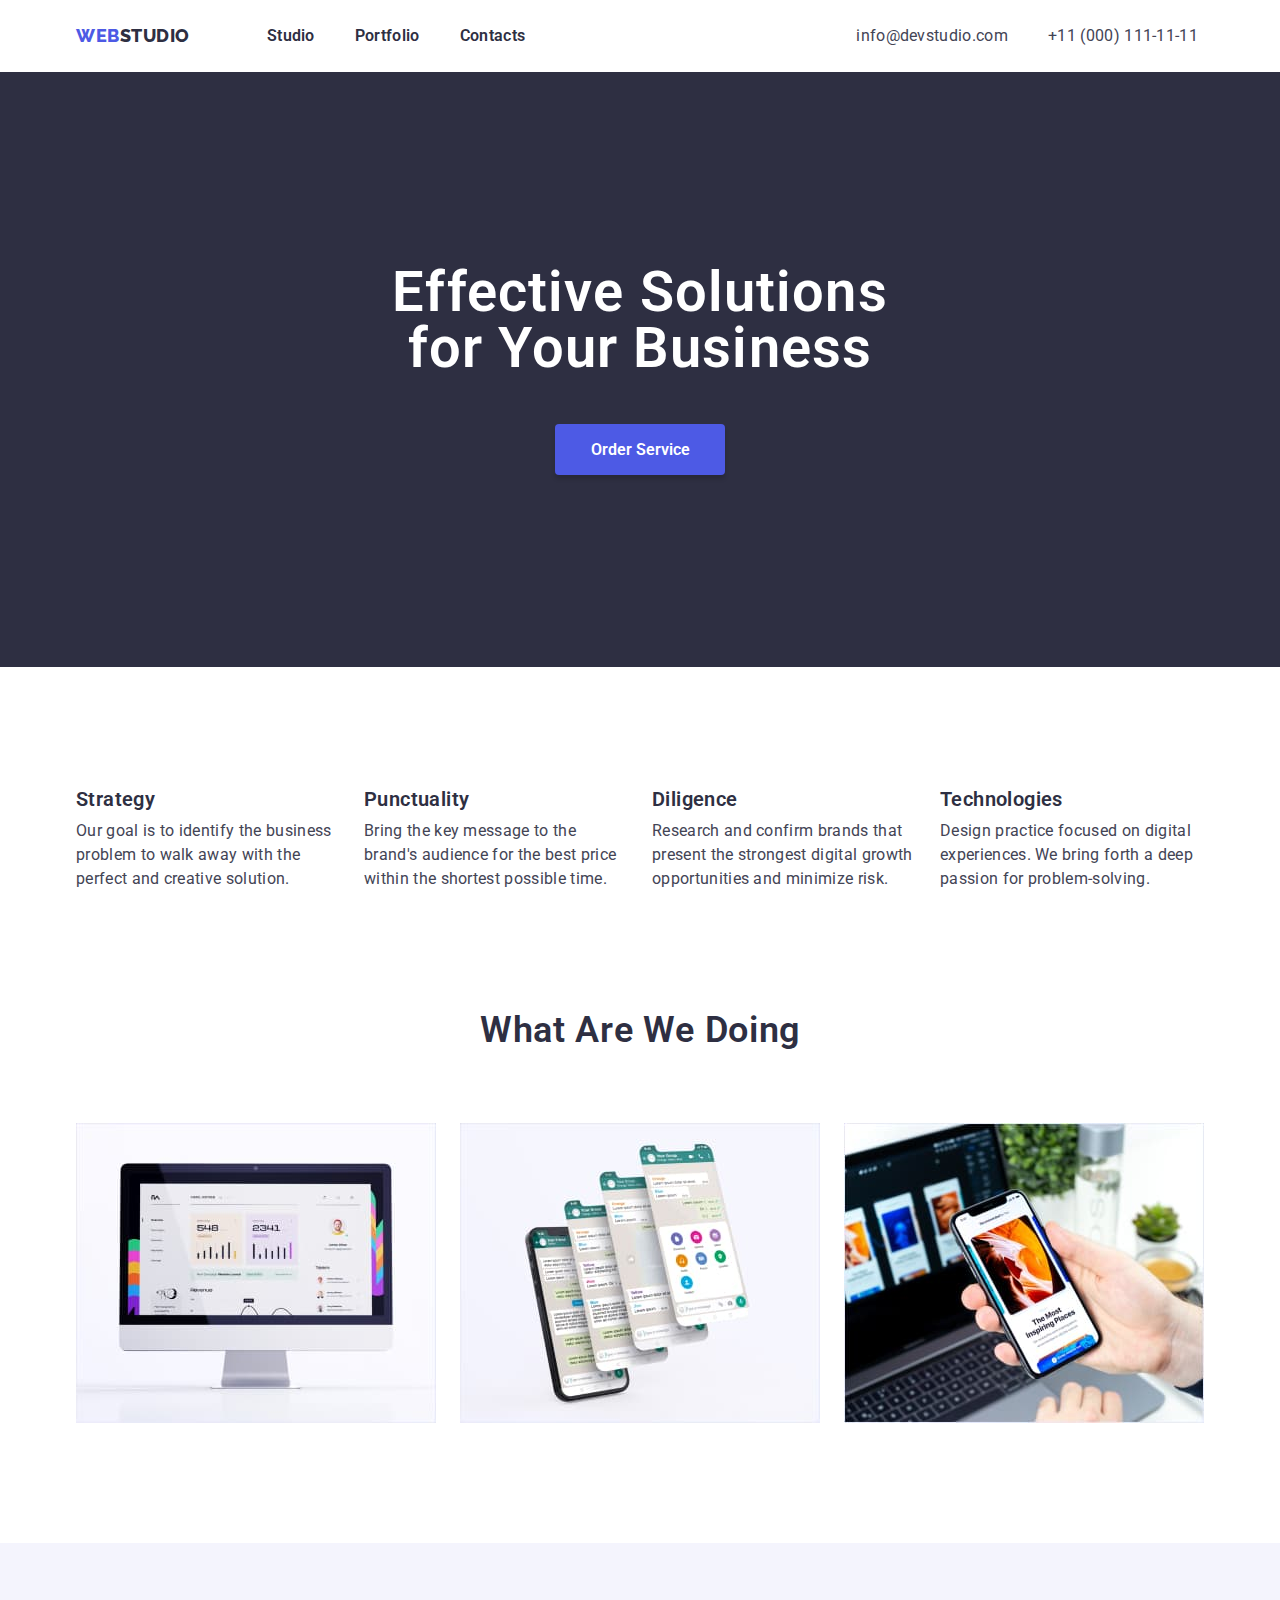
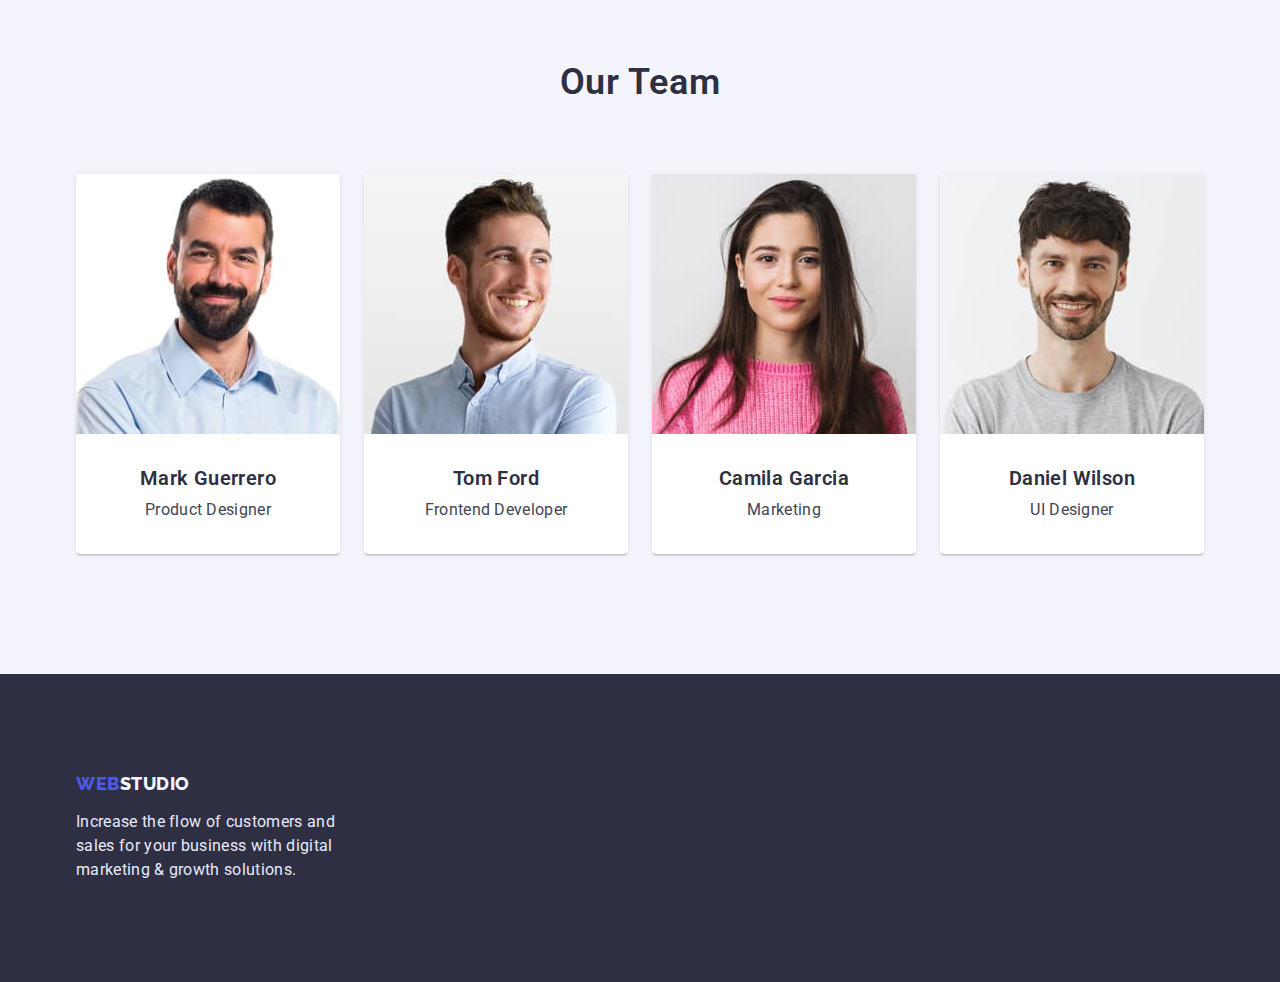
<file: index.html>
<!DOCTYPE html>
<html lang="en">
<head>
    <meta charset="UTF-8">
    <meta http-equiv="X-UA-Compatible" content="IE=edge">
    <meta name="viewport" content="width=
    , initial-scale=1.0">
    <link rel="preconnect" href="https://fonts.googleapis.com">
    <link rel="preconnect" href="https://fonts.gstatic.com" crossorigin>
    <link href="https://fonts.googleapis.com/css2?family=Raleway:wght@700&family=Roboto:wght@400;500;700;900&display=swap" rel="stylesheet">
    <link rel="stylesheet" href="https://cdnjs.cloudflare.com/ajax/libs/modern-normalize/1.0.0/modern-normalize.min.css"/>
    <link rel="stylesheet" href="./css/styles.css">
    <title>Студія</title>
    
</head>
<body>
    
    <header class="header">
        <div class="container header-container">
            <nav class="nav-buttons">            
                <a class="sitelink" href="./index.html"> <span class="sitelink2">web</span>studio</a>
                <ul class="header-buttons">
                    <li class="header-list-item"> <a class="headerlink" href="./index.html">Studio</a></li>
                    <li class="header-list-item"> <a  class="headerlink" href="./portfolio.html">Portfolio</a></li>
                    <li class="header-list-item"> <a class="headerlink" href="">Contacts</a></li>
                </ul>
            </nav>
            <ul class="contacts">
                <li><a class="contactlink" href="mailto:info@devstudio.com">info@devstudio.com</a></li>
                <li><a class="contactlink" href="tel:+110001111111">+11 (000) 111-11-11</a></li>
            </ul>
        </div>
    </header>    
    <main>
        <section class="section-hero">
            <div class="container container-hero">
                <h1 class="maintitle">Effective Solutions for Your Business </h1>
                <button class="midbutton" type="button">Order Service</button>
            </div>  
        </section>                     
    
        <section class="section">
             <div class="container">
                <ul class="info-table">
                    <li class="info-item">
                        <h3 class="info-item-title">Strategy</h3>
                        <p class="info-item-text">Our goal is to identify the business
                        problem to walk away with the perfect and creative solution. </p>
                    </li>
                    <li class="info-item">
                        <h3 class="info-item-title">Punctuality</h3>
                        <p class="info-item-text">Bring the key message to the brand's audience for the best price within the shortest possible time.</p>
                    </li>
                    
                    <li class="info-item">
                        <h3 class="info-item-title">Diligence</h3>
                        <p class="info-item-text">Research and confirm brands that present the strongest digital growth opportunities and minimize risk.</p>
                    </li>
                    <li class="info-item">
                        <h3 class="info-item-title">Technologies</h3>
                        <p class="info-item-text">Design practice focused on digital experiences. We bring forth a deep passion for problem-solving.</p>
                    </li>
                </ul>
             </div>
        </section>

        <section class="section-img">
            <div class="container">
                <h2 class="imgtitle">What are we doing</h2>
                <ul class="table-img" >
                    <li class="work-img"><img src="./images/monitor.jpg" alt="monitor" width="360"></li>
                    <li class="work-img"><img src="./images/mobile.jpg" alt="telephone with program" width="360"></li>
                    <li class="work-img"><img src="./images/mobilehand.jpg" alt="telephone in hand" width="360"></li>
                </ul>
            </div>
        </section>
    

        <section class="section-team">
            <div class="container team">
                <h2 class="teamtitle"> Our Team</h2>
                <ul class="team-list">
                    <li class="teambg"><img src="./images/img2.jpg" alt="photo a man" width="264">
                        <h3 class="teamname">Mark Guerrero</h3>
                        <p class="teamprofession">Product Designer</p></li>
                    <li class="teambg"><img src="./images/img1.jpg" alt="photo a man" width="264">
                        <h3 class="teamname">Tom Ford</h3>
                        <p class="teamprofession">Frontend Developer</p></li>
                    <li class="teambg"><img src="./images/img3.jpg" alt="photo a woman" width="264">
                        <h3 class="teamname">Camila Garcia</h3>
                        <p class="teamprofession">Marketing</p></li>
                    <li class="teambg"><img src="./images/img4.jpg" alt="photo a man" width="264">
                        <h3 class="teamname">Daniel Wilson</h3>
                        <p class="teamprofession">UI Designer</p></li>
                </ul>
            </div>
        </section>
    </main>

    
    <footer class="footer">
        <div class="container container-footer">
            <a class="sitelinkfooter" href="./index.html"> <span class="sitelinkfooterweb">WEB</span>STUDIO</a>
            <p class="footertext">Increase the flow of customers and sales for your business with digital marketing & growth solutions.</p>
        </div>
    </footer>    
</body>
</html>
</file>
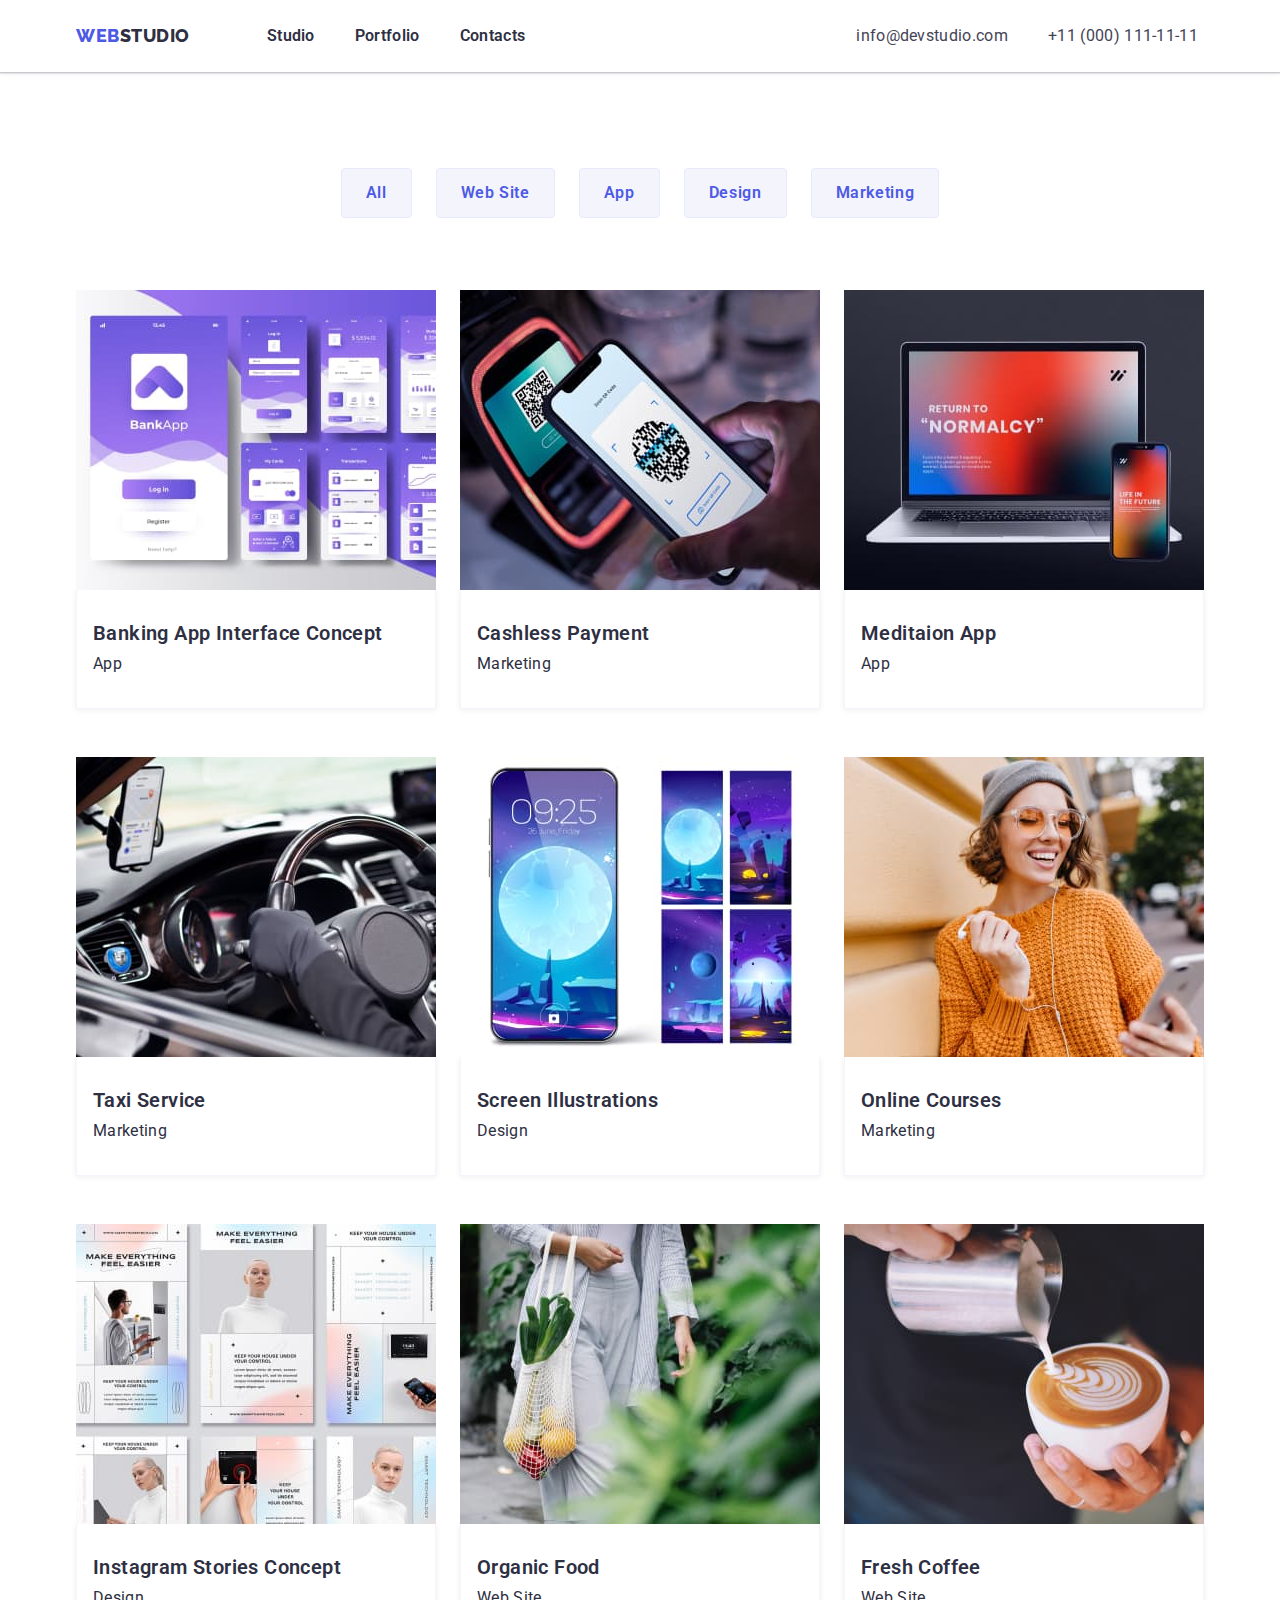
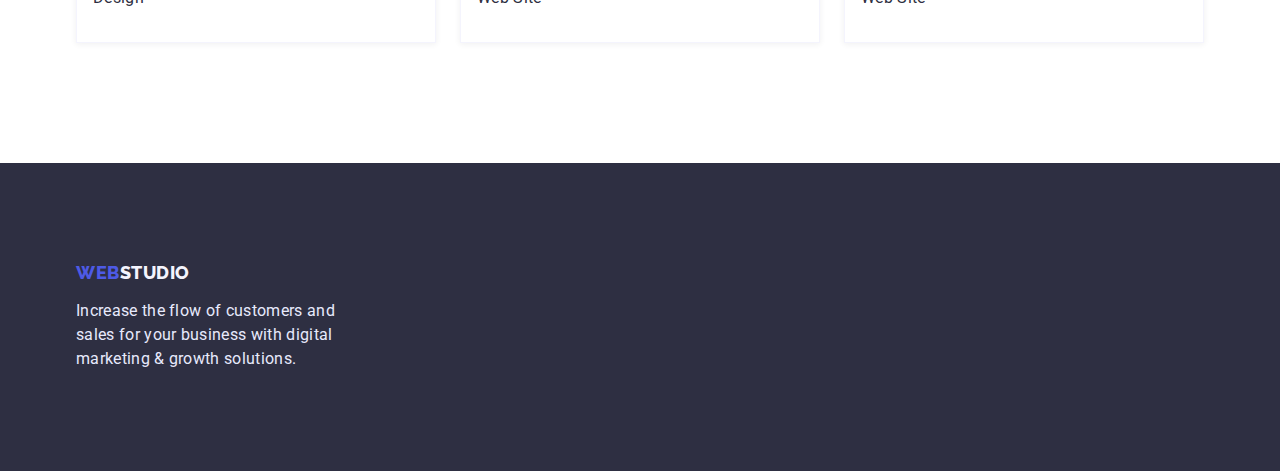
<file: portfolio.html>
<!DOCTYPE html>
<html lang="en">
<head>
    <meta charset="UTF-8">
    <meta http-equiv="X-UA-Compatible" content="IE=edge">
    <meta name="viewport" content="width=
    , initial-scale=1.0">
    <link rel="preconnect" href="https://fonts.googleapis.com">
    <link rel="preconnect" href="https://fonts.gstatic.com" crossorigin>
    <link rel="stylesheet" href="https://cdnjs.cloudflare.com/ajax/libs/modern-normalize/1.0.0/modern-normalize.min.css"/>
    <link href="https://fonts.googleapis.com/css2?family=Raleway:wght@700&family=Roboto:wght@400;500;700;900&display=swap" rel="stylesheet">
    <link rel="stylesheet" href="./css/styles.css">    
    <title>Портфоліо</title>
    
</head>
<body>
    <header class="header">
        <div class="container header-container">
            <nav class="nav-buttons">            
                <a class="sitelink" href="./index.html"> <span class="sitelink2">web</span>studio</a>
                <ul class="header-buttons">
                    <li class="header-list-item"> <a class="headerlink" href="./index.html">Studio</a></li>
                    <li class="header-list-item"> <a  class="headerlink" href="./portfolio.html">Portfolio</a></li>
                    <li class="header-list-item"> <a class="headerlink" href="">Contacts</a></li>
                </ul>
            </nav>
            <ul class="contacts">
                <li><a class="contactlink" href="mailto:info@devstudio.com">info@devstudio.com</a></li>
                <li><a class="contactlink" href="tel:+110001111111">+11 (000) 111-11-11</a></li>
            </ul>
        </div>
    </header>     
    <main>
        <section class="section-portfolio">
            <div class="container">
                <ul class="buttons-list">
                    <li><button class="buttonnavigations all" type="button">All</button> </li>
                    <li><button class="buttonnavigations web" type="button">Web Site</button></li>
                    <li><button class="buttonnavigations app" type="button">App</button></li>
                    <li><button class="buttonnavigations design" type="button">Design</button></li>
                    <li><button class="buttonnavigations marketing" type="button">Marketing</button></li>
                </ul>
                <ul class="workshop-list">
                    <li class="workshop-item"> <a href="">
                        <img src="./images/img5.jpg" alt="page of site" width="360">
                        <div class="workshop-text-container">
                            <h3 class="studiotitle">Banking App Interface Concept</h3>
                            <p class="studiotext">App</p>
                        </div>
                        </a>
                    </li>
                    <li class="workshop-item">
                        <a href="">
                            <img src="./images/img6.jpg" alt="purple background" width="360" >
                            <div class="workshop-text-container">
                                <h3 class="studiotitle">Cashless Payment</h3>
                                <p class="studiotext">Marketing</p>
                            </div>
                        </a>
                    </li>
                    <li class="workshop-item">
                        <a href="">
                            <img src="./images/img7.jpg" alt="notebook with telephone" width="360">
                            <div class="workshop-text-container">
                                <h3 class="studiotitle">Meditaion App</h3>
                                <p class="studiotext">App</p>
                            </div>
                        </a>
                    </li>
                    <li class="workshop-item">
                        <a href="">
                            <img src="./images/img8.jpg" alt="car steering wheel" width="360">
                            <div class="workshop-text-container">
                                <h3 class="studiotitle">Taxi Service</h3>
                                <p class="studiotext">Marketing</p>
                            </div>
                        </a>
                    </li>
                    <li class="workshop-item">
                        <a href="">
                            <img src="./images/img9.jpg" alt="telephone" width="360">
                            <div class="workshop-text-container">
                                <h3 class="studiotitle">Screen Illustrations</h3>
                                <p class="studiotext">Design</p>
                            </div>
                        </a>
                    </li>
                    <li class="workshop-item">
                        <a href="">
                            <img src="./images/img10.jpg" alt="girl with haedphones" width="360">
                            <div class="workshop-text-container">
                                <h3 class="studiotitle">Online Courses</h3>
                                <p class="studiotext">Marketing</p>
                            </div>
                        </a>
                    </li>
                    <li class="workshop-item">
                        <a href="">
                            <img src="./images/img11.jpg" alt="page of site " width="360">
                            <div class="workshop-text-container">
                                <h3 class="studiotitle">Instagram Stories Concept</h3>
                                <p class="studiotext">Design</p>
                            </div>
                        </a>
                    </li>
                    <li class="workshop-item">
                        <a href="">
                            <img src="./images/img12.jpg" alt="girl with fruits" width="360">
                            <div class="workshop-text-container" >
                                <h3 class="studiotitle">Organic Food</h3>
                                <p class="studiotext">Web Site</p>
                            </div>
                        </a>
                    </li>
                    <li class="workshop-item">
                        <a href="">
                            <img src="./images/img13.jpg" alt="coffe" width="360">
                            <div class="workshop-text-container">
                                <h3 class="studiotitle">Fresh Coffee</h3>
                                <p class="studiotext">Web Site</p>
                            </div>
                        </a>
                    </li>
                </ul>
            </div>
        </section>
    </main>

    
    <footer class="footer">
        <div class="container container-footer">
            <a class="sitelinkfooter" href="./index.html"> <span class="sitelinkfooterweb">WEB</span>STUDIO</a>
            <p class="footertext">Increase the flow of customers and sales for your business with digital marketing & growth solutions.</p>
        </div>
    </footer> 
   
</body>
</html>
</file>
<file: css/styles.css>
body {
    font-family: 'Raleway', sans-serif;
    font-family: 'Roboto', sans-serif;
    color: var(--slate);
}
:root {
    --iris:#4D5AE5;
    --navy-blue:#2E2F42;
    --green:#31D0AA;
    --slate:#434455;
    --light-slate:#8E8F99;
    --cornflower:#E7E9FC;
    --cloud:#F4F4FD;
}
p,
h1,
h2,
h3,
h4,
h5,
h6{
    margin:0
}
ul{
    list-style: none;
    margin: 0;
    padding: 0;
}
.container {
    width: 1158px;
    margin: 0 auto;
    padding-left: 15px;
    padding-right: 15px;
}
img{
    display: block;
}
.header {
    background: #FFFFFF;
    box-shadow: 0px 2px 1px rgba(46, 47, 66, 0.08), 0px 1px 1px rgba(46, 47, 66, 0.16), 0px 1px 6px rgba(46, 47, 66, 0.08);
}

.header-container {
    display: flex;
}

.nav-buttons {
    display: flex;
}

.sitelink {
    
    font-family: 'Raleway';
    font-style: normal;
    font-weight: 800;
    font-size: 18px;
    line-height: 1.3;
    display: flex;
    align-items: center;
    letter-spacing: 0.03em;
    text-transform: uppercase;
    color: var(--navy-blue);
    text-decoration: none;

}
.sitelink2 {
    font-family: 'Raleway';
    font-style: normal;
    font-weight: 800;
    font-size: 18px;
    line-height: 1.3;   
    display: flex;
    
    letter-spacing: 0.03em;
    text-transform: uppercase;
    color: var(--iris);
    text-decoration: none;
}
.header-buttons {
    display: flex;
    margin-left: 77px;
    gap: 40px;
    
}



.headerlink {
    display: block;
    padding-bottom: 24px;
    padding-top: 24px;
    font-weight: 600;
    font-size: 16px;
    line-height: 1.5;
    color: var(--navy-blue);
    letter-spacing: 0.02em;
    text-decoration: none;
}
.headerlink:hover, .headerlink:focus {
    font-weight: 600;
    font-size: 16px;
    line-height: 1.5;
    color: var(--slate);
    
}
.contacts {
    display: flex;
    align-items: center;
    margin-left: 331px;
    gap: 40px;
    
}
.contactlink {
    
    font-weight: 400;
    font-size: 16px;
    line-height: 1.5;
    color: var(--slate);
    letter-spacing: 0.02em;
    text-decoration: none;
}
.contactlink:hover, .contactlink:focus {
    font-weight: 400;
    font-size: 16px;
    line-height: 1.5;
    letter-spacing: 0.02em;
    color: var(--iris);
}
.section-hero {
    background: var(--navy-blue);
    padding-top: 192px;
    padding-bottom: 192px;
}
.container-hero {  
    display: flex;
    flex-direction: column;
    align-items: center;
}
.maintitle {
    width: 500px;
    margin-bottom: 48px;
    font-weight: 600;
    font-size: 56px;
    line-height: 1;
    text-align: center;
    letter-spacing: 0.02em;
    color: #FFFFFF;
}
.midbutton {
    
    align-items: center;
    font-family: 'Roboto';
    width: 170px;
    height: 51px;
    left: 20px;
    top: 20px;
    background: var(--iris);
    box-shadow: 0px 4px 4px rgba(0, 0, 0, 0.15);
    border-radius: 4px;
    font-weight: 600;
    font-size: 16px;
    line-height: 1.1;
    color: #FFFFFF;
    cursor: pointer;
    border-color: transparent;
}
.midbutton:hover, .midbutton:focus {
    background: var(--iris);
    box-shadow: 0px 1px 6px rgba(46, 47, 66, 0.08), 0px 1px 1px rgba(46, 47, 66, 0.16), 0px 2px 1px rgba(46, 47, 66, 0.08);
    cursor: pointer;
    background: #404BBF;
}
.section {
    padding-top: 120px;   
}
.info-table {
    display: flex;
    gap: 24px;   
}
.info-item {
    width: 264px;
}
.info-item-title {
    margin-bottom: 8px;
    font-weight: 600;
    font-size: 20px;
    line-height: 1.2;
    letter-spacing: 0.02em;
    color: var(--navy-blue);
}
.info-item-text {
    font-weight: 400;
    font-size: 16px;
    line-height: 1.5;
    letter-spacing: 0.02em;
    color: var(--slate);
}

.imgtitle {
    font-weight: 600;
    font-size: 36px;
    line-height: 1.1;
    text-align: center;
    letter-spacing: 0.02em;
    text-transform: capitalize;
    color: var(--navy-blue);
    text-decoration: none;
}
.section-img {
    padding-top: 120px;
    padding-bottom: 120px;
}
.table-img {
    margin-top: 72px;
    display: flex;
    gap:24px;    
}
.section-team {
    padding-bottom: 120px;
    padding-top: 120px;
    background: var(--cloud);   
}

.teambg {
    
    background-color: #ffffff;
    border-radius: 0px 0px 4px 4px;
    box-shadow: 0px 1px 6px rgba(46, 47, 66, 0.08), 0px 1px 1px rgba(46, 47, 66, 0.16), 0px 2px 1px rgba(46, 47, 66, 0.08);
}
.teamtitle {
    
    font-weight: 600;
    font-size: 36px;
    line-height: 1.1;
    text-align: center;
    letter-spacing: 0.02em;
    text-transform: capitalize;
    color: var(--navy-blue);
}
.team-list {
    display: flex;
    margin-top:72px;
    justify-content: center;
    gap: 24px;

}
.teamname {
    margin-top: 32px;
    text-align: center;
    letter-spacing: 0.02em;
    font-weight: 600;
    font-size: 20px;
    line-height: 1.2;
    letter-spacing: 0.02em;
    color: var(--navy-blue);
}
.teamprofession {
    margin-bottom: 32px;
    margin-top: 8px;
    text-align: center;
    letter-spacing: 0.02em;
    font-weight: 400;
    font-size: 16px;
    line-height: 1.5;
    letter-spacing: 0.02em;
    color: var(--slate);
}


.footer {
    background: var(--navy-blue);      
    padding-top:100px ;
    padding-bottom:100px ; 
}    

.footertext {
    margin-top: 16px;
    width: 264px;
    font-weight: 400;
    font-size: 16px;
    line-height: 1.5;
    letter-spacing: 0.02em;
    color: var(--cornflower);

}
.sitelinkfooter {
    font-family: 'Raleway', sans-serif;;
    font-style: normal;
    font-weight: 800;
    font-size: 18px;
    line-height: 1.1;
    display: flex;
    align-items: center;
    letter-spacing: 0.03em;
    text-transform: uppercase;
    color: var(--cloud);
    text-decoration: none;
}
.sitelinkfooterweb {
    font-family: 'Raleway', sans-serif;;
    font-style: normal;
    font-weight: 800;
    font-size: 18px;
    line-height: 1.1;
    display: flex;
    align-items: center;
    letter-spacing: 0.03em;
    text-transform: uppercase;
    color: var(--iris);
}
.section-portfolio {
    padding-top: 96px;
    padding-bottom: 120px;
}
.buttons-list {
    display: flex;
    justify-content: center;
    gap: 24px;
}
.buttonnavigations {
    padding: 12px 24px;
    font-family: 'Roboto';
    box-sizing: border-box;
    display: flex;
    flex-direction: row;
    justify-content: center;
    align-items: center;    
    background: var(--cloud);
    border: 1px solid var(--cornflower);
    border-radius: 4px;
    font-weight: 600;
    font-size: 16px;
    line-height: 1.5;   
    display: flex;
    align-items: center;
    text-align: center;
    letter-spacing: 0.04em;   
    color: var(--iris);
    cursor: pointer;
    
    
}
.buttonnavigations:hover, 
.buttonnavigations:focus {
    background-color: var(--iris);
    color: white;
    box-shadow: 0px 3px 1px rgba(0, 0, 0, 0.1), 0px 2px 1px rgba(0, 0, 0, 0.08), 0px 2px 2px rgba(0, 0, 0, 0.12);
}



.workshop-list {
    display: flex;
    flex-wrap: wrap;    
    margin-top: 72px;
    
    
}
.workshop-item {
    margin-bottom: 48px;
    margin-right: 24px;
}
.workshop-item:nth-child(3n + 3) {
    margin-right: 0;
    
}
.workshop-item:nth-last-child(-n + 3) {
    margin-bottom: 0;
    
}
.workshop-text-container {
    border: 0.5px solid #F4F4FD;
    box-shadow: 0px 1px 6px rgba(46, 47, 66, 0.08);
    padding: 32px 16px;
    border-top: none;
}


.studiotitle {
    font-weight: 600;
    font-size: 20px;
    line-height: 1.1;
    letter-spacing: 0.02em;
    color: var(--navy-blue);
    
    
}
.studiotext {
    margin-top: 8px;
    font-weight: 400;
    font-size: 16px;
    line-height: 1.5;
    letter-spacing: 0.02em;
    color: var(--navy-blue);    
}
a{
    text-decoration: none;
}
ul {
    list-style-type: none;
}
</file>
